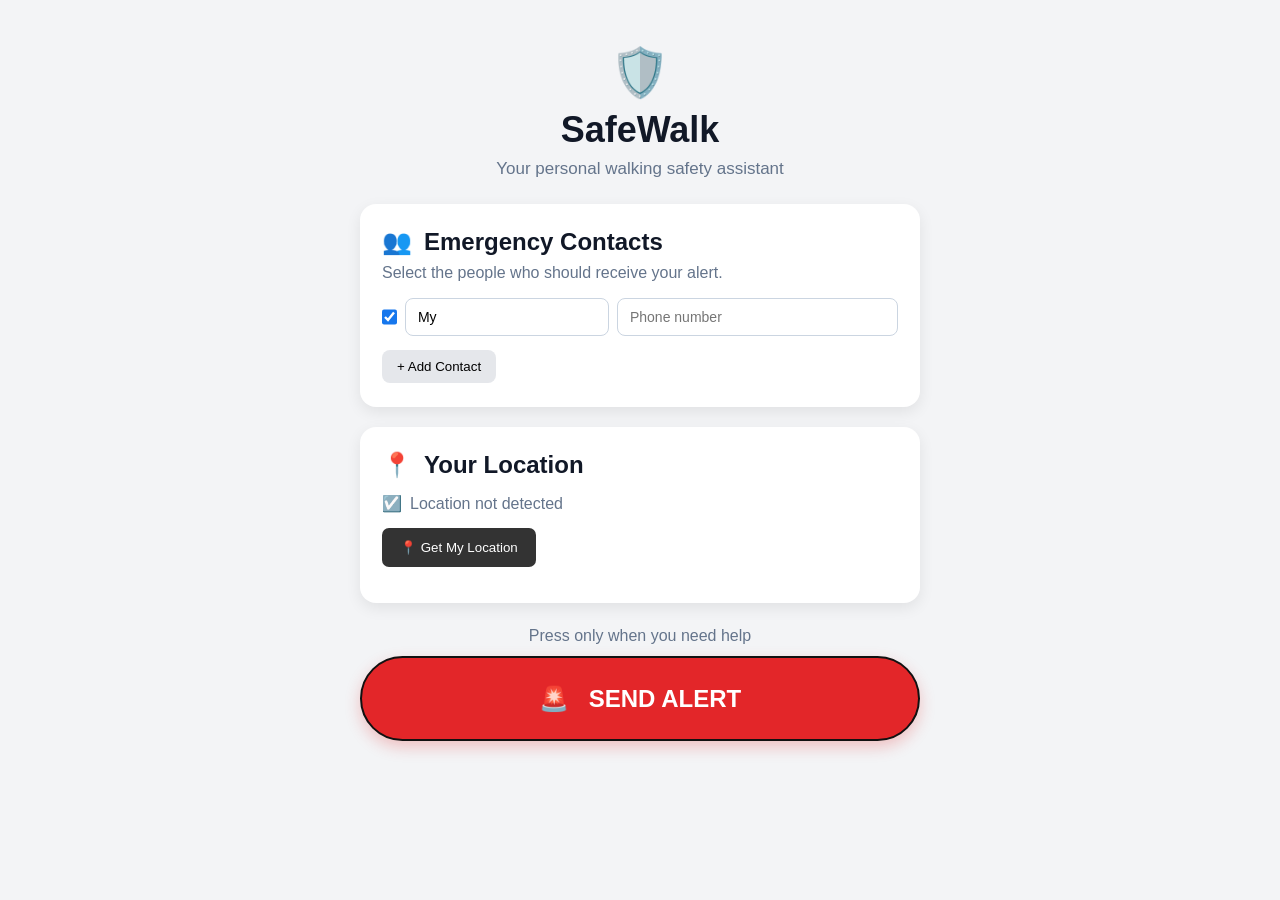
<file: index.html>
<!DOCTYPE html>
<html lang="en">

<head>
    <meta charset="UTF-8">
    <meta name="viewport" content="width=device-width, initial-scale=1.0">

    <title>SafeWalk</title>
<link rel="stylesheet" href="./frontpage.html">
    <style>

        * {
            box-sizing: border-box;
            margin: 0;
            padding: 0;
        }

        body {
            font-family: Arial, Helvetica, sans-serif;
            background: #f3f4f6;
            color: #111827;
            min-height: 100vh;
        }


        /* =========================
           MAIN PAGE
        ========================= */

        .container {
            width: 100%;
            max-width: 600px;
            margin: auto;
            padding: 45px 20px 60px;
        }


        .header {
            text-align: center;
            margin-bottom: 25px;
        }


        .shield {
            font-size: 48px;
            margin-bottom: 8px;
        }


        .header h1 {
            font-size: 36px;
            margin-bottom: 8px;
        }


        .header p {
            font-size: 17px;
            color: #64748b;
        }


        /* =========================
           CARDS
        ========================= */

        .card {
            background: white;
            border-radius: 16px;
            padding: 24px 22px;
            margin-bottom: 20px;

            box-shadow: 0 5px 15px rgba(0,0,0,0.08);
        }


        .card-title {
            display: flex;
            align-items: center;
            gap: 12px;

            font-size: 24px;
            font-weight: 700;

            margin-bottom: 8px;
        }


        .description {
            color: #64748b;
            font-size: 16px;
            margin-bottom: 16px;
        }


        /* =========================
           CONTACTS
        ========================= */

        .contact-row {
            display: flex;
            align-items: center;
            gap: 8px;
            margin-bottom: 12px;
        }


        .contact-row input[type="checkbox"] {
            width: 16px;
            height: 16px;
            accent-color: #1677ed;
        }


        .contact-row input[type="text"],
        .contact-row input[type="tel"] {

            height: 38px;

            border: 1px solid #cbd5e1;

            border-radius: 8px;

            padding: 0 12px;

            font-size: 14px;

            outline: none;
        }


        .contact-name {
            width: 42%;
        }


        .contact-number {
            width: 58%;
        }


        .add-contact {

            background: #e5e7eb;

            border: none;

            border-radius: 8px;

            padding: 9px 15px;

            cursor: pointer;

            margin-top: 2px;
        }


        /* =========================
           LOCATION
        ========================= */

        .location-status {

            display: flex;
            align-items: center;

            gap: 8px;

            color: #64748b;

            margin: 15px 0;
        }


        .location-button {

            background: #333;

            color: white;

            border: none;

            border-radius: 7px;

            padding: 12px 18px;

            cursor: pointer;
        }


        #coordinates {

            margin-top: 12px;

            color: #64748b;

            font-size: 14px;
        }


        /* =========================
           ALERT BUTTON
        ========================= */

        .alert-section {

            text-align: center;

            margin-top: 24px;
        }


        .warning-text {

            color: #64748b;

            font-size: 16px;

            margin-bottom: 11px;
        }


        .alert-button {

            width: 100%;

            height: 85px;

            background: #e32629;

            color: white;

            border: 2px solid #111;

            border-radius: 45px;

            font-size: 24px;

            font-weight: 700;

            cursor: pointer;

            box-shadow: 0 6px 15px rgba(227,38,41,0.25);

            transition: 0.2s;
        }


        .alert-button:hover {

            background: #c91e21;

            transform: translateY(-1px);
        }


        /* =========================
           DANGER PAGE
        ========================= */

        #dangerPage {

            display: none;

            min-height: 100vh;

            background: #f3f4f6;

            padding: 50px 20px;
        }


        .danger-container {

            max-width: 600px;

            margin: auto;

            text-align: center;
        }


        .danger-icon {

            width: 90px;
            height: 90px;

            background: #e32629;

            border-radius: 50%;

            margin: 0 auto 20px;

            display: flex;

            align-items: center;

            justify-content: center;

            font-size: 45px;

            animation: pulse 1.5s infinite;
        }


        @keyframes pulse {

            0% {
                box-shadow: 0 0 0 0 rgba(227,38,41,0.5);
            }

            70% {
                box-shadow: 0 0 0 20px rgba(227,38,41,0);
            }

            100% {
                box-shadow: 0 0 0 0 rgba(227,38,41,0);
            }
        }


        .danger-title {

            font-size: 36px;

            font-weight: 700;

            color: #d71920;

            margin-bottom: 10px;
        }


        .danger-subtitle {

            color: #64748b;

            font-size: 17px;

            margin-bottom: 30px;
        }


        /* =========================
           SENT CARDS
        ========================= */

        .sent-card {

            background: white;

            border-radius: 16px;

            padding: 22px;

            margin-bottom: 15px;

            text-align: left;

            box-shadow: 0 5px 15px rgba(0,0,0,0.08);
        }


        .sent-row {

            display: flex;

            align-items: center;

            gap: 15px;
        }


        .sent-icon {

            width: 45px;

            height: 45px;

            border-radius: 50%;

            display: flex;

            align-items: center;

            justify-content: center;

            font-size: 22px;

            background: #dcfce7;
        }


        .sent-info h3 {

            font-size: 17px;

            margin-bottom: 5px;
        }


        .sent-info p {

            color: #64748b;

            font-size: 14px;
        }


        .green {

            color: #16a34a;

            font-weight: 600;
        }


        /* =========================
           CONTACT BOX
        ========================= */

        .contact-box {

            background: #f8fafc;

            border: 1px solid #e2e8f0;

            border-radius: 10px;

            padding: 15px;

            margin-top: 15px;
        }


        .contact-box strong {

            display: block;

            margin-bottom: 5px;
        }


        /* =========================
           LOCATION LINK
        ========================= */

        .map-button {

            display: block;

            width: 100%;

            padding: 13px;

            margin-top: 15px;

            background: #2563eb;

            color: white;

            text-decoration: none;

            text-align: center;

            border-radius: 8px;

            font-weight: 600;
        }


        /* =========================
           BACK BUTTON
        ========================= */

        .back-button {

            margin-top: 20px;

            background: #333;

            color: white;

            border: none;

            padding: 12px 25px;

            border-radius: 8px;

            cursor: pointer;

            font-size: 15px;
        }


        @media(max-width:600px) {

            .contact-row {
                flex-wrap: wrap;
            }

            .header h1 {
                font-size: 30px;
            }

            .alert-button {
                height: 75px;
                font-size: 20px;
            }

            .danger-title {
                font-size: 30px;
            }
        }

    </style>

</head>


<body>


<!-- =====================================================
     FIRST PAGE
===================================================== -->

<div id="mainPage">

    <div class="container">


        <!-- HEADER -->

        <header class="header">

            <div class="shield">
                🛡️
            </div>

            <h1>SafeWalk</h1>

            <p>
                Your personal walking safety assistant
            </p>

        </header>


        <!-- EMERGENCY CONTACTS -->

        <section class="card">

            <div class="card-title">

                <span>👥</span>

                <span>Emergency Contacts</span>

            </div>


            <p class="description">
                Select the people who should receive your alert.
            </p>


            <div class="contact-row">

                <input
                    type="checkbox"
                    checked
                >

                <input
                    type="text"
                    class="contact-name"
                    value="My"
                    placeholder="Name"
                >

                <input
                    type="tel"
                    class="contact-number"
                    value=""
                    placeholder="Phone number"
                >

            </div>


            <div id="contacts"></div>


            <button
                class="add-contact"
                onclick="addContact()"
            >
                + Add Contact
            </button>

        </section>



        <!-- LOCATION -->

        <section class="card">

            <div class="card-title">

                <span>📍</span>

                <span>Your Location</span>

            </div>


            <div class="location-status">

                <span>☑️</span>

                <span id="locationText">
                    Location not detected
                </span>

            </div>


            <button
                class="location-button"
                onclick="getLocation()"
            >
                📍 Get My Location
            </button>


            <p id="coordinates"></p>

        </section>



        <!-- SEND ALERT -->

        <div class="alert-section">

            <p class="warning-text">
                Press only when you need help
            </p>


            <button
                class="alert-button"
                onclick="sendAlert()"
            >
                🚨 &nbsp; SEND ALERT
            </button>

        </div>

    </div>

</div>



<!-- =====================================================
     DANGER PAGE
===================================================== -->

<div id="dangerPage">

    <div class="danger-container">


        <!-- DANGER ICON -->

        <div class="danger-icon">
            🚨
        </div>


        <h1 class="danger-title">
            I'M IN DANGER
        </h1>


        <p class="danger-subtitle">
            Your emergency alert has been sent.
        </p>



        <!-- MESSAGE SENT -->

        <div class="sent-card">

            <div class="sent-row">

                <div class="sent-icon">
                    💬
                </div>

                <div class="sent-info">

                    <h3>
                        Emergency message sent
                    </h3>

                    <p>
                        <span class="green">✓ Sent successfully</span>
                    </p>

                </div>

            </div>


            <div class="contact-box">

                <strong>
                    Alert sent to:
                </strong>

                <span id="sentContact">
                    Emergency Contact
                </span>

            </div>

        </div>



        <!-- LOCATION SENT -->

        <div class="sent-card">

            <div class="sent-row">

                <div class="sent-icon">
                    📍
                </div>

                <div class="sent-info">

                    <h3>
                        Live location sent
                    </h3>

                    <p>
                        <span class="green">
                            ✓ Location shared successfully
                        </span>
                    </p>

                </div>

            </div>


            <div class="contact-box">

                <strong>
                    Current location
                </strong>

                <span id="sentLocation">
                    Getting your location...
                </span>


                <a
                    id="mapLink"
                    class="map-button"
                    href="#"
                    target="_blank"
                >
                    🗺️ View My Location
                </a>

            </div>

        </div>



        <!-- STATUS -->

        <div class="sent-card">

            <div class="sent-row">

                <div class="sent-icon">
                    🛡️
                </div>

                <div class="sent-info">

                    <h3>
                        SafeWalk Alert Active
                    </h3>

                    <p>
                        Your emergency contact has been notified.
                    </p>

                </div>

            </div>

        </div>



        <button
            class="back-button"
            onclick="goBack()"
        >
            ← Back to SafeWalk
        </button>

    </div>

</div>



<script>


/* =====================================================
   VARIABLES
===================================================== */

let latitude = null;
let longitude = null;



/* =====================================================
   ADD CONTACT
===================================================== */

function addContact() {

    const contacts =
        document.getElementById("contacts");


    const row =
        document.createElement("div");


    row.className = "contact-row";


    row.innerHTML = `

        <input
            type="checkbox"
            checked
        >

        <input
            type="text"
            class="contact-name"
            placeholder="Name"
        >

        <input
            type="tel"
            class="contact-number"
            placeholder="Phone number"
        >

    `;


    contacts.appendChild(row);
}



/* =====================================================
   GET LOCATION
===================================================== */

function getLocation() {

    const locationText =
        document.getElementById("locationText");


    const coordinates =
        document.getElementById("coordinates");


    if (!navigator.geolocation) {

        locationText.textContent =
            "Location is not supported.";

        return;
    }


    locationText.textContent =
        "Detecting location...";


    navigator.geolocation.getCurrentPosition(

        function(position) {

            latitude =
                position.coords.latitude;


            longitude =
                position.coords.longitude;


            locationText.textContent =
                "Location detected";


            coordinates.textContent =
                "Latitude: " +
                latitude.toFixed(6) +
                " | Longitude: " +
                longitude.toFixed(6);

        },


        function(error) {

            locationText.textContent =
                "Unable to get location.";

        }

    );

}



/* =====================================================
   SEND ALERT
===================================================== */

function sendAlert() {


    /* Get selected contact */

    const checkedContacts =
        document.querySelectorAll(
            '.contact-row input[type="checkbox"]:checked'
        );


    if (checkedContacts.length === 0) {

        alert(
            "Please select at least one emergency contact."
        );

        return;
    }


    /* Get first selected contact */

    const firstContact =
        checkedContacts[0].parentElement;


    const contactName =
        firstContact
        .querySelector(".contact-name")
        .value;


    const contactNumber =
        firstContact
        .querySelector(".contact-number")
        .value;


    /* Show contact on danger page */

    document.getElementById(
        "sentContact"
    ).textContent =
        contactName +
        (contactNumber
            ? " (" + contactNumber + ")"
            : "");


    /* Get location before opening page */

    if (latitude === null) {

        if (navigator.geolocation) {

            navigator.geolocation.getCurrentPosition(

                function(position) {

                    latitude =
                        position.coords.latitude;

                    longitude =
                        position.coords.longitude;

                    showDangerPage();
                },

                function() {

                    showDangerPage();
                }

            );

        } else {

            showDangerPage();
        }

    } else {

        showDangerPage();
    }

}



/* =====================================================
   SHOW DANGER PAGE
===================================================== */

function showDangerPage() {


    document.getElementById(
        "mainPage"
    ).style.display = "none";


    document.getElementById(
        "dangerPage"
    ).style.display = "block";


    /* Location */

    if (
        latitude !== null &&
        longitude !== null
    ) {

        document.getElementById(
            "sentLocation"
        ).textContent =

            latitude.toFixed(6) +
            ", " +
            longitude.toFixed(6);


        /*
           Google Maps location
        */

        const mapURL =
            "https://www.google.com/maps?q=" +
            latitude +
            "," +
            longitude;


        document.getElementById(
            "mapLink"
        ).href = mapURL;

    } else {

        document.getElementById(
            "sentLocation"
        ).textContent =
            "Location unavailable";


        document.getElementById(
            "mapLink"
        ).style.display =
            "none";
    }

}



/* =====================================================
   GO BACK
===================================================== */

function goBack() {

    document.getElementById(
        "dangerPage"
    ).style.display = "none";


    document.getElementById(
        "mainPage"
    ).style.display = "block";
}

</script>


</body>
</html>
</file>
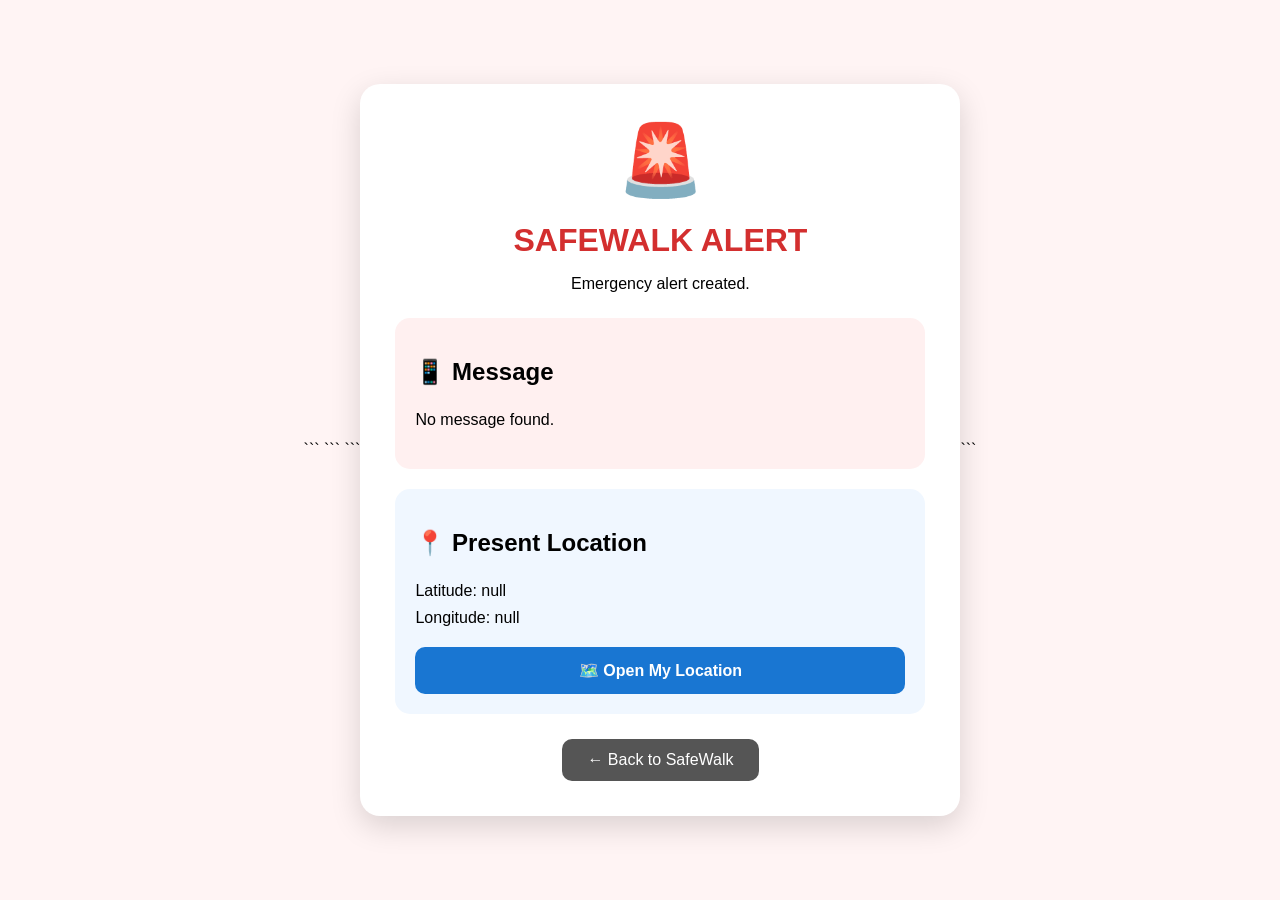
<file: alert.html>
<!DOCTYPE html>

<html lang="en">

<head>

```
<meta charset="UTF-8">

<meta
    name="viewport"
    content="width=device-width, initial-scale=1.0">

<title>SafeWalk Alert</title>

<style>

    * {
        box-sizing: border-box;
    }

    body {

        margin: 0;

        font-family: Arial, sans-serif;

        background: #fff4f4;

        min-height: 100vh;

        display: flex;

        justify-content: center;

        align-items: center;

        padding: 20px;

    }

    .alert-container {

        width: 100%;

        max-width: 600px;

        background: white;

        padding: 35px;

        border-radius: 20px;

        text-align: center;

        box-shadow:
            0 10px 30px
            rgba(0, 0, 0, 0.15);

    }

    .icon {

        font-size: 70px;

    }

    h1 {

        color: #d32f2f;

        margin-bottom: 10px;

    }

    .message-box {

        background: #fff0f0;

        padding: 20px;

        border-radius: 15px;

        margin-top: 25px;

        text-align: left;

    }

    #message {

        white-space: pre-line;

        line-height: 1.7;

        word-break: break-word;

    }

    .location-box {

        background: #f0f7ff;

        padding: 20px;

        border-radius: 15px;

        margin-top: 20px;

        text-align: left;

    }

    #coordinates {

        line-height: 1.7;

    }

    .map-btn {

        display: block;

        background: #1976d2;

        color: white;

        text-decoration: none;

        padding: 14px;

        border-radius: 10px;

        text-align: center;

        margin-top: 15px;

        font-weight: bold;

    }

    .back-btn {

        margin-top: 25px;

        padding: 12px 25px;

        border: none;

        border-radius: 10px;

        background: #555;

        color: white;

        cursor: pointer;

        font-size: 16px;

    }

</style>
```

</head>

<body>

```
<div class="alert-container">

    <div class="icon">
        🚨
    </div>

    <h1>
        SAFEWALK ALERT
    </h1>

    <p>
        Emergency alert created.
    </p>


    <!-- MESSAGE -->

    <div class="message-box">

        <h2>
            📱 Message
        </h2>

        <p id="message">
            Loading...
        </p>

    </div>


    <!-- LOCATION -->

    <div class="location-box">

        <h2>
            📍 Present Location
        </h2>

        <p id="coordinates">
            Loading...
        </p>

        <a
            id="mapLink"
            class="map-btn"
            target="_blank"
            rel="noopener noreferrer">

            🗺️ Open My Location

        </a>

    </div>


    <button
        class="back-btn"
        onclick="goBack()">

        ← Back to SafeWalk

    </button>

</div>


<script>

    // Get saved information

    const message =
        localStorage.getItem(
            "safeWalkMessage"
        );

    const latitude =
        localStorage.getItem(
            "safeWalkLatitude"
        );

    const longitude =
        localStorage.getItem(
            "safeWalkLongitude"
        );

    const mapLink =
        localStorage.getItem(
            "safeWalkMapLink"
        );


    // Show message

    document.getElementById(
        "message"
    ).innerText =
        message || "No message found.";


    // Show coordinates

    document.getElementById(
        "coordinates"
    ).innerText =
        "Latitude: " +
        latitude +
        "\nLongitude: " +
        longitude;


    // Set Google Maps link

    document.getElementById(
        "mapLink"
    ).href =
        mapLink;


    // Back button

    function goBack() {

        window.location.href =
            "index.html";

    }

</script>
```

</body>

</html>
</file>
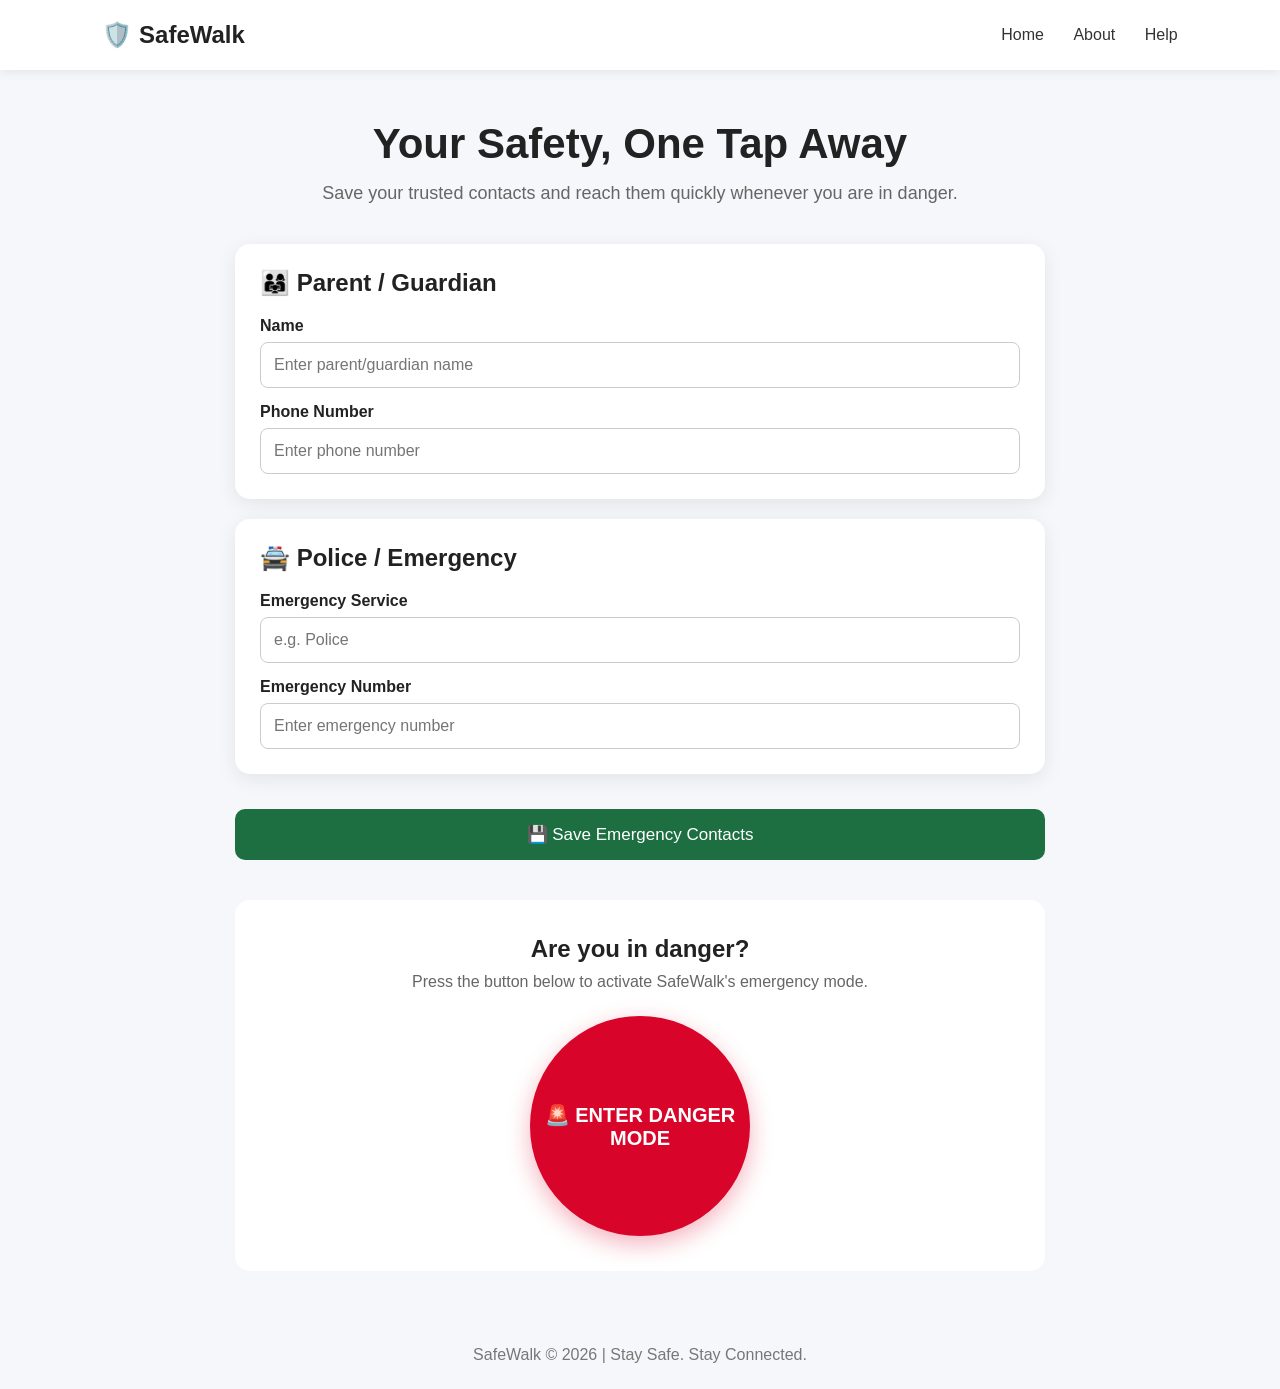
<file: frontpage.html>
<!DOCTYPE html>
<html lang="en">
<head>
    <meta charset="UTF-8">
    <meta name="viewport" content="width=device-width, initial-scale=1.0">

    <title>SafeWalk - Emergency Safety</title>

    <link rel="stylesheet" href="frontpage.css">
</head>

<body>

    <header>
        <div class="logo">
            🛡️ SafeWalk
        </div>

        <nav>
            <a href="#">Home</a>
            <a href="#">About</a>
            <a href="#">Help</a>
        </nav>
    </header>


    <main>

        <section class="hero">
            <h1>Your Safety, One Tap Away</h1>

            <p>
                Save your trusted contacts and reach them quickly
                whenever you are in danger.
            </p>
        </section>


        <!-- PARENT CONTACT -->

        <section class="contact-card">

            <h2>👨‍👩‍👧 Parent / Guardian</h2>

            <label for="parentName">Name</label>
            <input
                type="text"
                id="parentName"
                placeholder="Enter parent/guardian name"
            >

            <label for="parentPhone">Phone Number</label>
            <input
                type="tel"
                id="parentPhone"
                placeholder="Enter phone number"
            >

        </section>


        <!-- EMERGENCY CONTACT -->

        <section class="contact-card">

            <h2>🚔 Police / Emergency</h2>

            <label for="emergencyName">
                Emergency Service
            </label>

            <input
                type="text"
                id="emergencyName"
                placeholder="e.g. Police"
            >

            <label for="emergencyPhone">
                Emergency Number
            </label>

            <input
                type="tel"
                id="emergencyPhone"
                placeholder="Enter emergency number"
            >

        </section>


        <button id="saveBtn" class="save-btn">
            💾 Save Emergency Contacts
        </button>


        <section class="danger-section">

            <h2>Are you in danger?</h2>

            <p>
                Press the button below to activate SafeWalk's
                emergency mode.
            </p>

            <button id="dangerBtn" class="danger-btn">
                🚨 ENTER DANGER MODE
            </button>

        </section>


        <!-- DANGER MODE -->

        <section id="dangerMode" class="danger-mode hidden">

            <h2>🚨 DANGER MODE ACTIVE</h2>

            <p id="locationStatus">
                Getting your location...
            </p>

            <div id="emergencyActions"></div>

            <button id="cancelBtn">
                Cancel Danger Mode
            </button>

        </section>

    </main>


    <footer>
        <p>SafeWalk © 2026 | Stay Safe. Stay Connected.</p>
    </footer>


    <script src="frontpage.js"></script>

</body>
</html>
</file>
<file: frontpage.css>
* {
    margin: 0;
    padding: 0;
    box-sizing: border-box;
}

body {
    font-family: Arial, sans-serif;
    background: #f5f7fa;
    color: #222;
}

header {
    height: 70px;
    padding: 0 8%;
    display: flex;
    align-items: center;
    justify-content: space-between;
    background: white;
    box-shadow: 0 2px 10px rgba(0,0,0,0.08);
}

.logo {
    font-size: 24px;
    font-weight: bold;
}

nav a {
    margin-left: 25px;
    text-decoration: none;
    color: #333;
}

main {
    max-width: 850px;
    margin: auto;
    padding: 50px 20px;
}

.hero {
    text-align: center;
    margin-bottom: 40px;
}

.hero h1 {
    font-size: 42px;
    margin-bottom: 15px;
}

.hero p {
    color: #666;
    font-size: 18px;
}

.contact-card {
    background: white;
    padding: 25px;
    margin: 20px 0;
    border-radius: 15px;
    box-shadow: 0 5px 20px rgba(0,0,0,0.08);
}

.contact-card h2 {
    margin-bottom: 20px;
}

label {
    display: block;
    margin-top: 15px;
    margin-bottom: 7px;
    font-weight: bold;
}

input {
    width: 100%;
    padding: 13px;
    border: 1px solid #ccc;
    border-radius: 8px;
    font-size: 16px;
}

button {
    cursor: pointer;
    border: none;
}

.save-btn {
    width: 100%;
    padding: 15px;
    background: #1d6f42;
    color: white;
    border-radius: 10px;
    font-size: 17px;
    margin: 15px 0 40px;
}

.danger-section {
    text-align: center;
    background: #fff;
    padding: 35px;
    border-radius: 15px;
}

.danger-section h2 {
    margin-bottom: 10px;
}

.danger-section p {
    margin-bottom: 25px;
    color: #666;
}

.danger-btn {
    background: #d90429;
    color: white;
    width: 220px;
    height: 220px;
    border-radius: 50%;
    font-size: 20px;
    font-weight: bold;
    box-shadow: 0 8px 25px rgba(217,4,41,0.3);
}

.danger-mode {
    margin-top: 30px;
    padding: 30px;
    text-align: center;
    background: #ffe5e5;
    border: 2px solid #d90429;
    border-radius: 15px;
}

.danger-mode h2 {
    color: #d90429;
    margin-bottom: 15px;
}

.hidden {
    display: none;
}

footer {
    text-align: center;
    padding: 25px;
    color: #777;
}
.danger-card {

    background: white;

    padding: 20px;

    border-radius: 15px;

    margin-bottom: 15px;

    box-shadow: 0 4px 12px rgba(0,0,0,0.1);
}

.danger-card h3 {

    margin-bottom: 10px;

    color: #d62828;
}

.danger-card p {

    margin-bottom: 10px;
}

.danger-card a {

    display: inline-block;

    padding: 10px 15px;

    background: #2563eb;

    color: white;

    text-decoration: none;

    border-radius: 8px;
}
</file>
